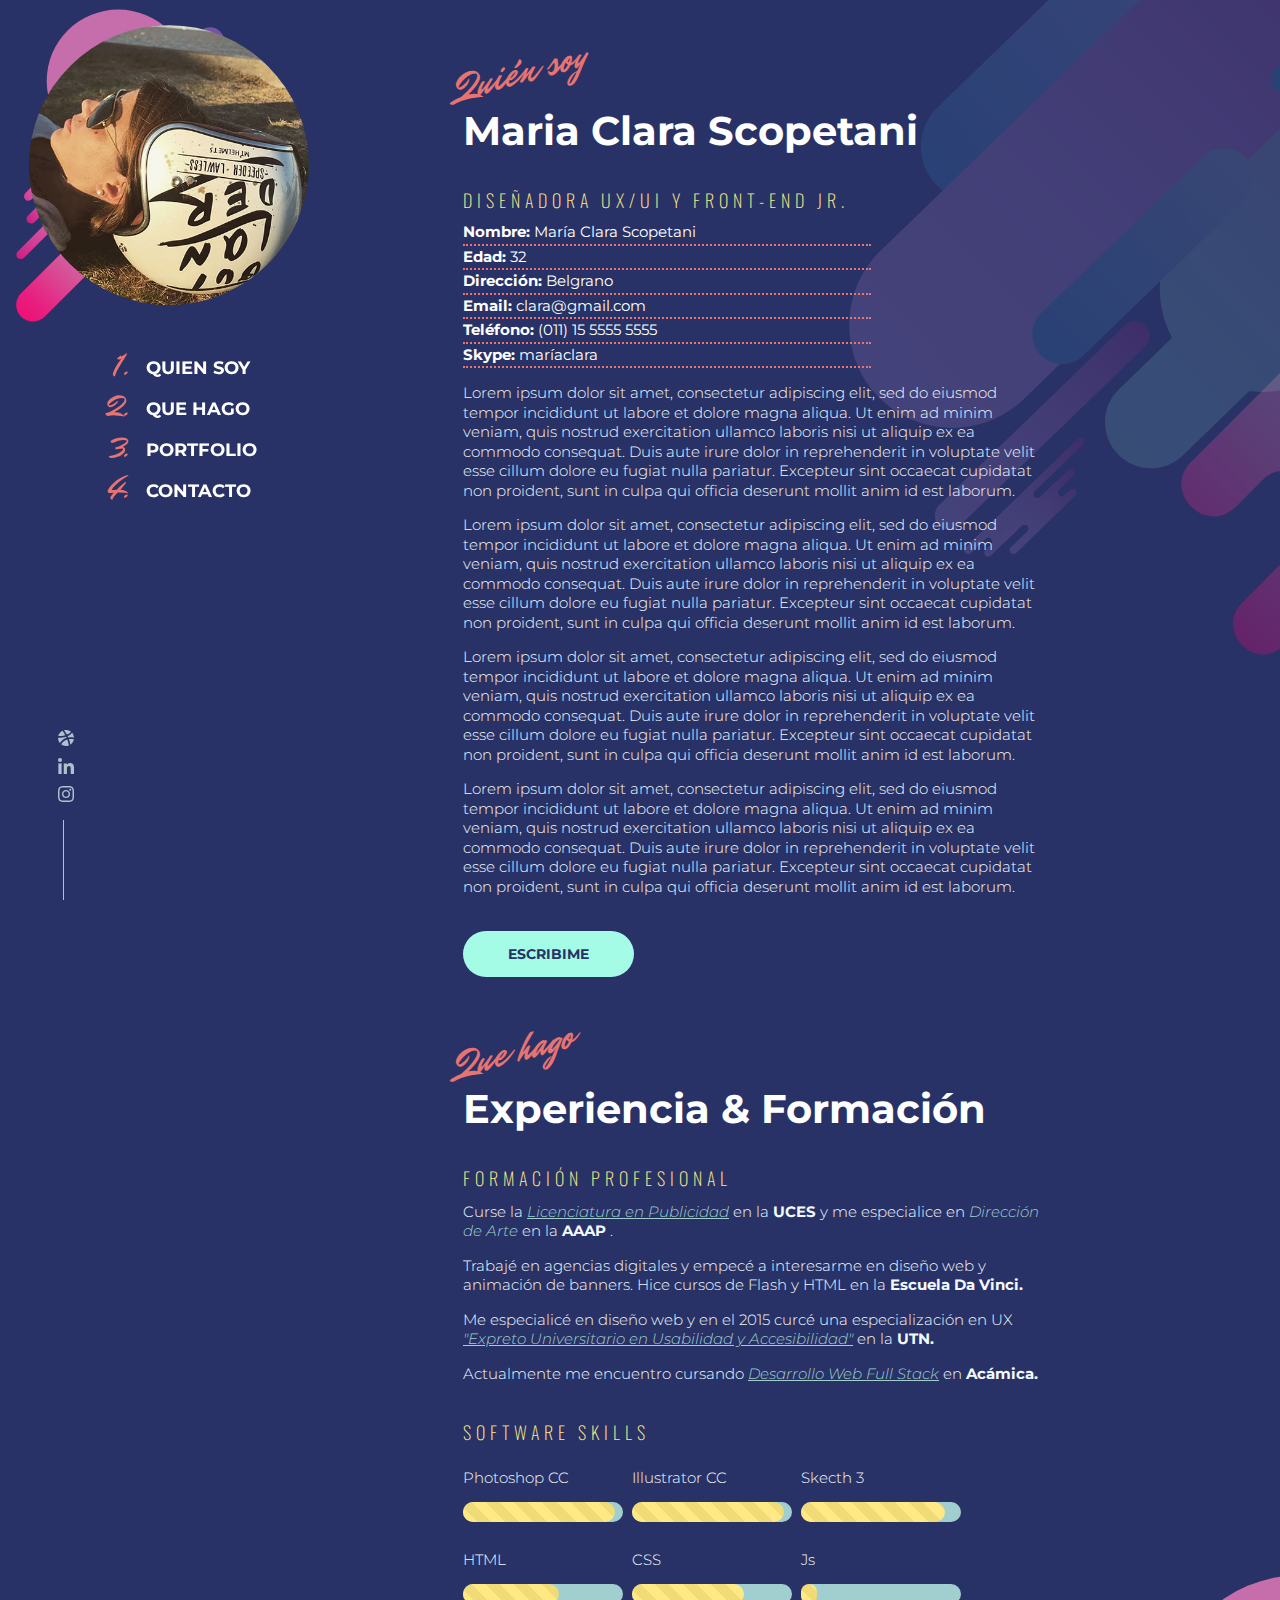
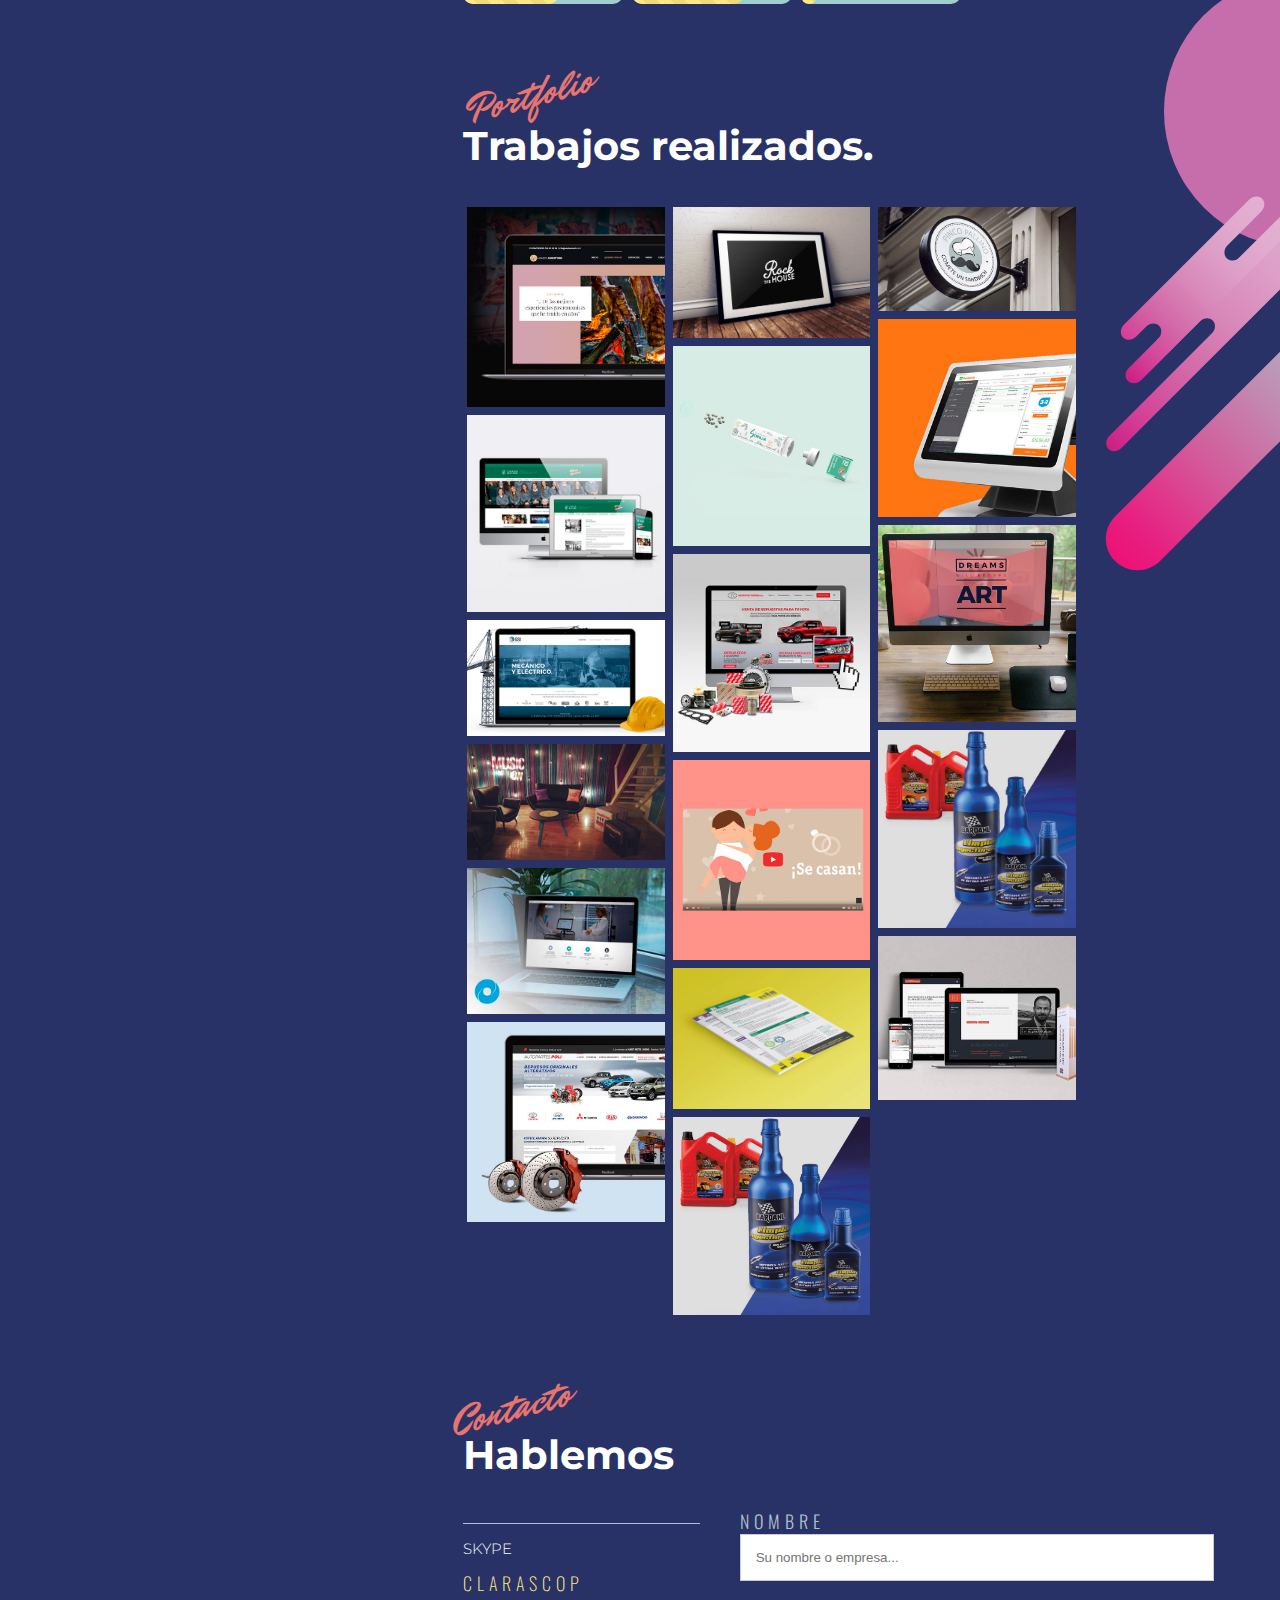
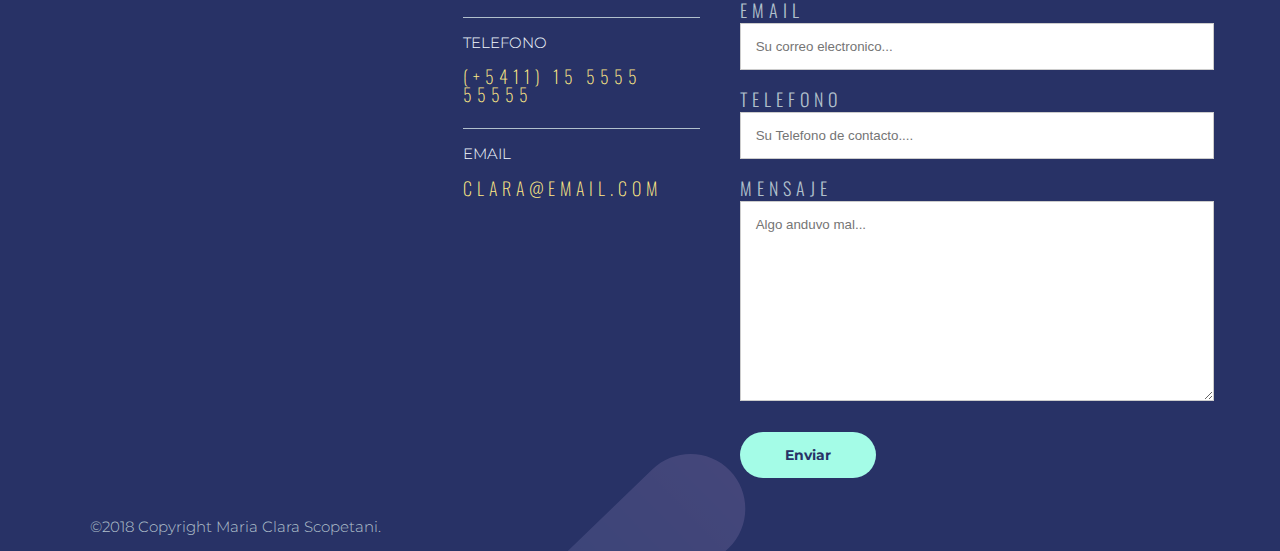
<file: index.html>
<!DOCTYPE html>
<html lang="es">
<head>
  <title>Clara Scopetani - CV</title>
  <meta name="description" content="Clara Scopetani es una diseñadora digital, desarrolladora front end jr. y creativa, vivo en Buenos Aires, Argentina.">
  <meta charset="utf-8">
  <meta name="viewport" content="width=device-width, initial-scale=1">
  <link rel="stylesheet" type="text/css" href="css/style.css">
  <link rel="stylesheet" type="text/css" href="css/style-responsive.css">
  <link rel="stylesheet" type="text/css" href="https://cdnjs.cloudflare.com/ajax/libs/font-awesome/4.7.0/css/font-awesome.min.css">
    

    <script>
      function myFunction() {
        var x = document.getElementById("mobilenav");
        if (x.className === "topnav") {
            x.className += " responsive";
          } else {
            x.className = "topnav";
        }
      }
    </script>

</head>
<body>
  <aside id="sidebar">
    <header>
      <div class="foto-perfil">
        <img src="images/clara-scopetani.jpg">
      </div>
    </header>
    <nav>
        
    <div id="sidenav">
        <ol>
            <li><a href="#quien-soy">Quien Soy</a></li>
            <li><a href="#que-hago">Que Hago</a></li>
            <li><a href="#portfolio">Portfolio</a></li>
            <li><a href="#contacto">Contacto</a></li>
        </ol>
    </div>
        
     <div class="topnav" id="mobilenav">
      <a href="" class="active">MENU</a>
      <a href="#quien-soy">Quien Soy</a>
      <a href="#que-hago">Que Hago</a>
      <a href="#portfolio">Portfolio</a>
      <a href="#contacto">Contacto</a>
      <a href="javascript:void(0);" class="icon" onclick="myFunction()">
        <i class="fa fa-bars"></i>
      </a>
    </div>

    </nav>
  </aside>


  <div id="container">
      <div class="modulo">
        <section id="quien-soy">
        <h1 class="title-section">Quién soy</h1>
        <h2>Maria Clara Scopetani</h2>
          <article>
            <h3>Diseñadora UX/UI y Front-End jr.</h3>
            <ul class="datos">
              <li><strong>Nombre:</strong> María Clara Scopetani</li>
              <li><strong>Edad:</strong> 32</li>
              <li><strong>Dirección:</strong> Belgrano</li>
              <li><strong>Email:</strong> clara@gmail.com</li>
              <li><strong>Teléfono:</strong> (011) 15 5555 5555</li>
              <li><strong>Skype:</strong> maríaclara</li>
            </ul>
            <p>Lorem ipsum dolor sit amet, consectetur adipiscing elit, sed do eiusmod tempor incididunt ut labore et dolore magna aliqua. Ut enim ad minim veniam, quis nostrud exercitation ullamco laboris nisi ut aliquip ex ea commodo consequat. Duis aute irure dolor in reprehenderit in voluptate velit esse cillum dolore eu fugiat nulla pariatur. Excepteur sint occaecat cupidatat non proident, sunt in culpa qui officia deserunt mollit anim id est laborum.</p>
            <p>Lorem ipsum dolor sit amet, consectetur adipiscing elit, sed do eiusmod tempor incididunt ut labore et dolore magna aliqua. Ut enim ad minim veniam, quis nostrud exercitation ullamco laboris nisi ut aliquip ex ea commodo consequat. Duis aute irure dolor in reprehenderit in voluptate velit esse cillum dolore eu fugiat nulla pariatur. Excepteur sint occaecat cupidatat non proident, sunt in culpa qui officia deserunt mollit anim id est laborum.</p>
            <p>Lorem ipsum dolor sit amet, consectetur adipiscing elit, sed do eiusmod tempor incididunt ut labore et dolore magna aliqua. Ut enim ad minim veniam, quis nostrud exercitation ullamco laboris nisi ut aliquip ex ea commodo consequat. Duis aute irure dolor in reprehenderit in voluptate velit esse cillum dolore eu fugiat nulla pariatur. Excepteur sint occaecat cupidatat non proident, sunt in culpa qui officia deserunt mollit anim id est laborum.</p>
            <p>Lorem ipsum dolor sit amet, consectetur adipiscing elit, sed do eiusmod tempor incididunt ut labore et dolore magna aliqua. Ut enim ad minim veniam, quis nostrud exercitation ullamco laboris nisi ut aliquip ex ea commodo consequat. Duis aute irure dolor in reprehenderit in voluptate velit esse cillum dolore eu fugiat nulla pariatur. Excepteur sint occaecat cupidatat non proident, sunt in culpa qui officia deserunt mollit anim id est laborum.</p>
            <a class="button" href="#contacto" target="_parent" title="ir a contacto"><span>ESCRIBIME</span></a>
          </article>
        </section>
      </div>

      <div class="modulo">
        <section id="que-hago">
        <h1 class="title-section">Que hago</h1>
        <h2>Experiencia & Formación</h2>
        <article id="formacion">
          <h3>Formación profesional </h3>
          <p>Curse la <a href="https://www.uces.edu.ar/pdf/380" target="_blank" title="link al programa de la carrera">Licenciatura en Publicidad</a> en la <strong>UCES</strong> y me especialice en <em>Dirección de Arte</em> en la <strong>AAAP </strong>.</p>
          <p>Trabajé en agencias digitales y empecé a interesarme en diseño web y animación de banners. Hice cursos de Flash y HTML en la <strong>Escuela Da Vinci.</strong></p>
          <p>Me especialicé en diseño web y en el 2015 curcé una especialización en UX <a href="https://sceu.frba.utn.edu.ar/course/diplomatura-en-accesibilidad-y-usabilidad/" target="_blank" title="link al programa de la carrera">"Expreto Universitario en Usabilidad y Accesibilidad"</a> en la <strong>UTN.</strong></p>
          <p>Actualmente me encuentro cursando <a href="https://www.acamica.com/desarrollo-web-full-stack" target="_blank" title="link al programa de la carrera">Desarrollo Web Full Stack</a> en <strong>Acámica.</strong></p>
        </article>
        <article>
            <h3>Software Skills</h3>
            <ul class="skills">
              <li><p>Photoshop CC</p> <progress value="95" max="100">95%</progress></li>
              <li><p>Illustrator CC</p> <progress value="95" max="100">95%</progress></li>
              <li><p>Skecth 3</p> <progress value="90" max="100">90%</progress></li>
            </ul>
            <ul class="skills">
              <li><p>HTML</p> <progress value="60" max="100">60%</progress></li>
              <li><p>CSS</p> <progress value="70" max="100">70%</progress></li>
              <li><p>Js</p> <progress value="10" max="100">10%</progress></li>
            </ul>
          </article>
        </section>
      </div>

      <div class="modulo-full">
        <section id="portfolio">
        <h1 class="title-section">Portfolio</h1>
        <h2>Trabajos realizados.</h2>
          <article>
              <!-- Photo Grid -->
              <div class="row">
                <div class="column">
                  <img src="images/proyectos/1.jpg" style="width:100%">
                  <img src="images/proyectos/2.jpg" style="width:100%">
                  <img src="images/proyectos/3.jpg" style="width:100%">
                  <img src="images/proyectos/4.jpg" style="width:100%">
                  <img src="images/proyectos/5.jpg" style="width:100%">
                  <img src="images/proyectos/6.jpg" style="width:100%">
                </div>
                <div class="column">
                  <img src="images/proyectos/8.jpg" style="width:100%">
                  <img src="images/proyectos/9.jpg" style="width:100%">
                  <img src="images/proyectos/10.jpg" style="width:100%">
                  <img src="images/proyectos/11.jpg" style="width:100%">
                  <img src="images/proyectos/12.jpg" style="width:100%">
                  <img src="images/proyectos/13.jpg" style="width:100%">
                </div>
                <div class="column">
                  <img src="images/proyectos/14.jpg" style="width:100%">
                  <img src="images/proyectos/15.jpg" style="width:100%">
                  <img src="images/proyectos/16.jpg" style="width:100%">
                  <img src="images/proyectos/17.jpg" style="width:100%">
                  <img src="images/proyectos/18.jpg" style="width:100%">
                </div>
              </div>
          </article>
        </section>
      </div>

      <div class="modulo-full">
        <section  id="contacto">
        <h1 class="title-section">Contacto</h1>
        <h2>Hablemos</h2>
        <div class="col-left">
          <p>SKYPE</p>
          <h3>clarascop</h3>
          <p>TELEFONO</p>
          <h3><a href="photeto:1550555005">(+5411) 15 5555 55555</a></h3>
          <p>EMAIL</p>
          <h3><a href="mailto:clara@email.com">clara@email.com</a></h3>
        </div>
        <div class="col-right">
          <form action="action_page.php">
            <label for="fname">Nombre</label>
            <input type="text" id="fname" name="firstname" placeholder="Su nombre o empresa...">

            <label for="email">Email</label>
            <input type="text" id="email" name="email" placeholder="Su correo electronico...">

            <label for="telefono">telefono</label>
            <input type="text" id="lname" name="lastname" placeholder="Su Telefono de contacto....">

            <label for="subject">Mensaje</label>
            <textarea id="subject" name="subject" placeholder="Algo anduvo mal..." style="height:200px"></textarea>

            <input class="button" type="submit" value="Enviar">
          </form>
        </div>
        </section>
      </div>
    </div>

    <footer id="footer">
      <div class="button-social">
        <ul>
          <li><a class="social-icons tooltip-right" href="http://plagacreativa.com" target="_blank" title="website PLAGA"><span class="tooltiptext">Website PLAGA</span>
            <svg xmlns="http://www.w3.org/2000/svg" viewBox="0 10 16 16"> <path d="m9.24 19.4c0.744 1.9 1.31 3.93 1.67 5.99-0.887 0.344-1.85 0.54-2.86 0.596-1.84 0-3.54-0.635-4.89-1.69 1.56-2.52 3.55-4.19 6.05-4.9h0.027zm-4.81-8.53c-2.05 1.03-3.55 2.93-4.15 5.2 2.7-0.02 5.03-0.315 6.98-0.89-0.817-1.49-1.74-2.92-2.81-4.31h-0.022zm8.45 0.8c-1.35-1.08-3.07-1.68-4.86-1.68-0.676 0-1.33 0.093-1.96 0.252 1.06 1.43 2.02 2.86 2.86 4.37 1.65-0.693 3.03-1.64 3.98-2.94h-0.025zm-4.28 6.18c-0.17-0.388-0.35-0.77-0.537-1.15-2.24 0.7-4.9 1.06-8 1.06l-0.02 0.21c0 1.9 0.713 3.69 1.9 5.09 1.7-2.59 3.91-4.37 6.65-5.2v-0.005zm2.3 1.2c0.676 1.79 1.19 3.69 1.55 5.6 1.81-1.21 3.09-3.15 3.44-5.38-1.82-0.338-3.46-0.456-5.01-0.212h0.022zm-1.23-2.93c0.218 0.478 0.45 0.9 0.57 1.3 1.73-0.3 3.64-0.28 5.71 0.06-0.1-1.78-0.78-3.41-1.86-4.69-1.1 1.38-2.61 2.57-4.4 3.33l-0.02 0.007z"></path> </svg> </a></li>
          <li><a class="social-icons tooltip-right"  href="https://ar.linkedin.com/company/plaga-creativa" target="_blank" title="Linkedin PLAGA"><span class="tooltiptext">Linkedin PLAGA</span>
            <svg xmlns="http://www.w3.org/2000/svg" width="16" height="16" viewBox="0 10 16 16"><path d="M.375 15.4h3.25V26H.375V15.4z"></path><ellipse cx="2" cy="12" rx="2" ry="2"></ellipse><path d="M16 26h-3.28v-5.58c0-1.53-.582-2.39-1.79-2.39-1.32 0-2.01.89-2.01 2.37v5.58H5.76v-10.6h3.16v1.43s.95-1.76 3.21-1.76 3.88 1.38 3.88 4.25-.003 6.71.032 6.71h-.035z"></path></svg></a></li>
          <li><a class="social-icons tooltip-right" href="http://instagram.com/plagacreativa" target="_blank" title="Instagram PLAGA"><span class="tooltiptext">Instagram PLAGA</span>
            <svg xmlns="http://www.w3.org/2000/svg" width="16" height="16"> <path d="M8 1.44c2.14 0 2.39.01 3.23.048.78.035 1.2.166 1.48.275.374.145.64.318.92.598s.454.55.6.92c.108.29.24.71.274 1.49.04.85.05 1.1.05 3.23s-.01 2.39-.048 3.23c-.035.78-.166 1.2-.275 1.48-.14.38-.31.64-.6.92-.27.28-.54.46-.92.6-.28.11-.7.24-1.48.28-.84.04-1.1.05-3.23.05-2.14 0-2.39-.01-3.23-.05-.78-.03-1.2-.16-1.48-.27-.37-.14-.64-.32-.92-.6-.28-.28-.45-.54-.59-.92-.11-.28-.24-.7-.27-1.48-.04-.84-.05-1.1-.05-3.23s.01-2.39.05-3.23c.036-.78.167-1.2.276-1.49.146-.37.32-.64.6-.92s.546-.45.92-.6c.28-.11.706-.24 1.49-.27.844-.04 1.1-.05 3.23-.05M8.006 0c-2.17 0-2.44.01-3.3.047-.85.04-1.43.174-1.94.372-.526.2-.97.47-1.42.92s-.716.89-.92 1.42C.225 3.27.09 3.85.05 4.7.012 5.555.004 5.82.004 8s.01 2.44.048 3.3c.04.85.174 1.43.372 1.94.205.527.478.974.923 1.42s.89.72 1.42.924c.51.197 1.09.333 1.94.372.853.04 1.12.048 3.3.048s2.44-.01 3.3-.048c.85-.04 1.43-.175 1.94-.372.526-.204.973-.48 1.42-.923s.72-.89.923-1.42c.198-.51.334-1.09.373-1.94.04-.85.048-1.13.048-3.3s-.01-2.44-.04-3.3c-.04-.85-.17-1.43-.37-1.94-.2-.52-.48-.97-.92-1.42s-.89-.71-1.42-.92c-.51-.2-1.09-.33-1.94-.37C10.458.01 10.18 0 8.01 0zm0 3.89c-2.27 0-4.11 1.84-4.11 4.11s1.84 4.11 4.11 4.11 4.11-1.84 4.11-4.11-1.84-4.11-4.11-4.11zm0 6.78c-1.47 0-2.67-1.19-2.67-2.67s1.19-2.67 2.67-2.67 2.67 1.19 2.67 2.67-1.19 2.67-2.67 2.67zm5.23-6.94c0 .53-.43.96-.96.96s-.96-.43-.96-.96.43-.96.96-.96.96.43.96.96z"></path></svg></a></li>
          </ul>
      </div>
      <p class="copyright"> ©2018 Copyright Maria Clara Scopetani.</p>
    </footer>
  </body>
</html>
</file>
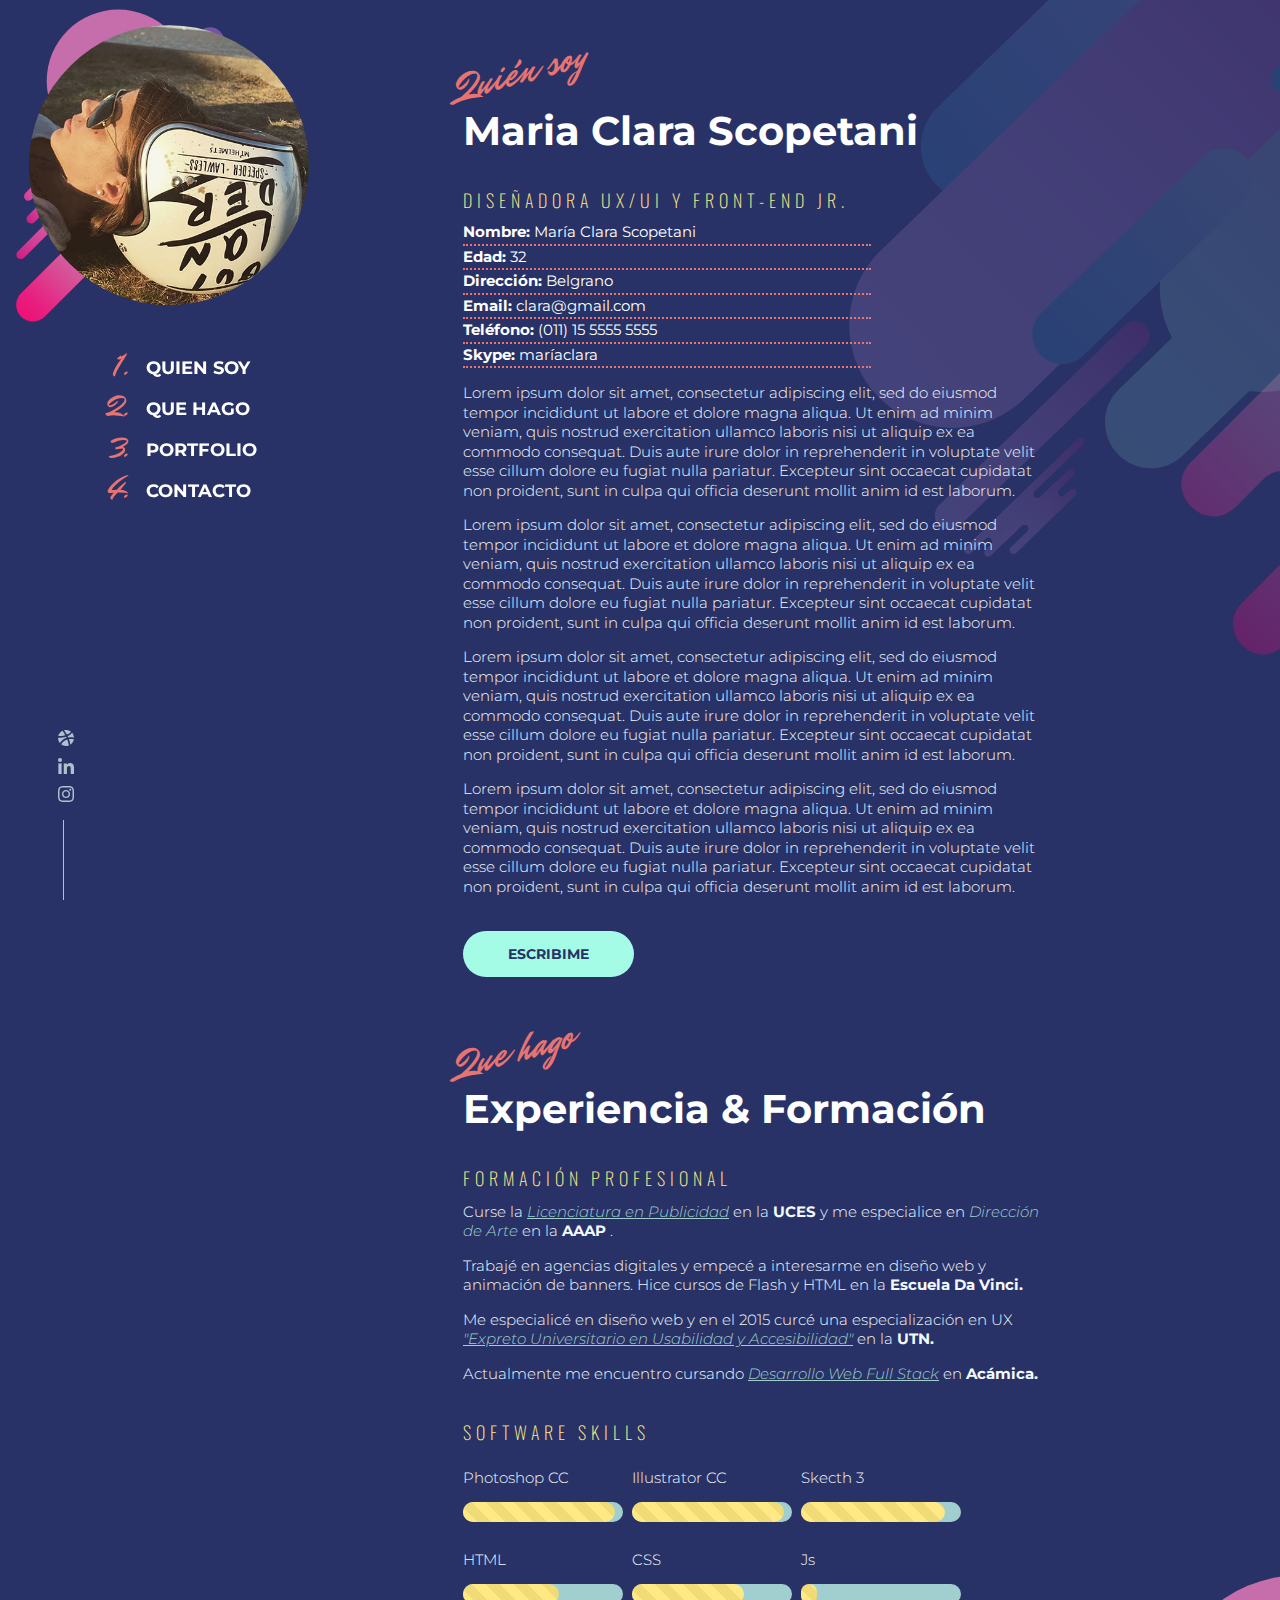
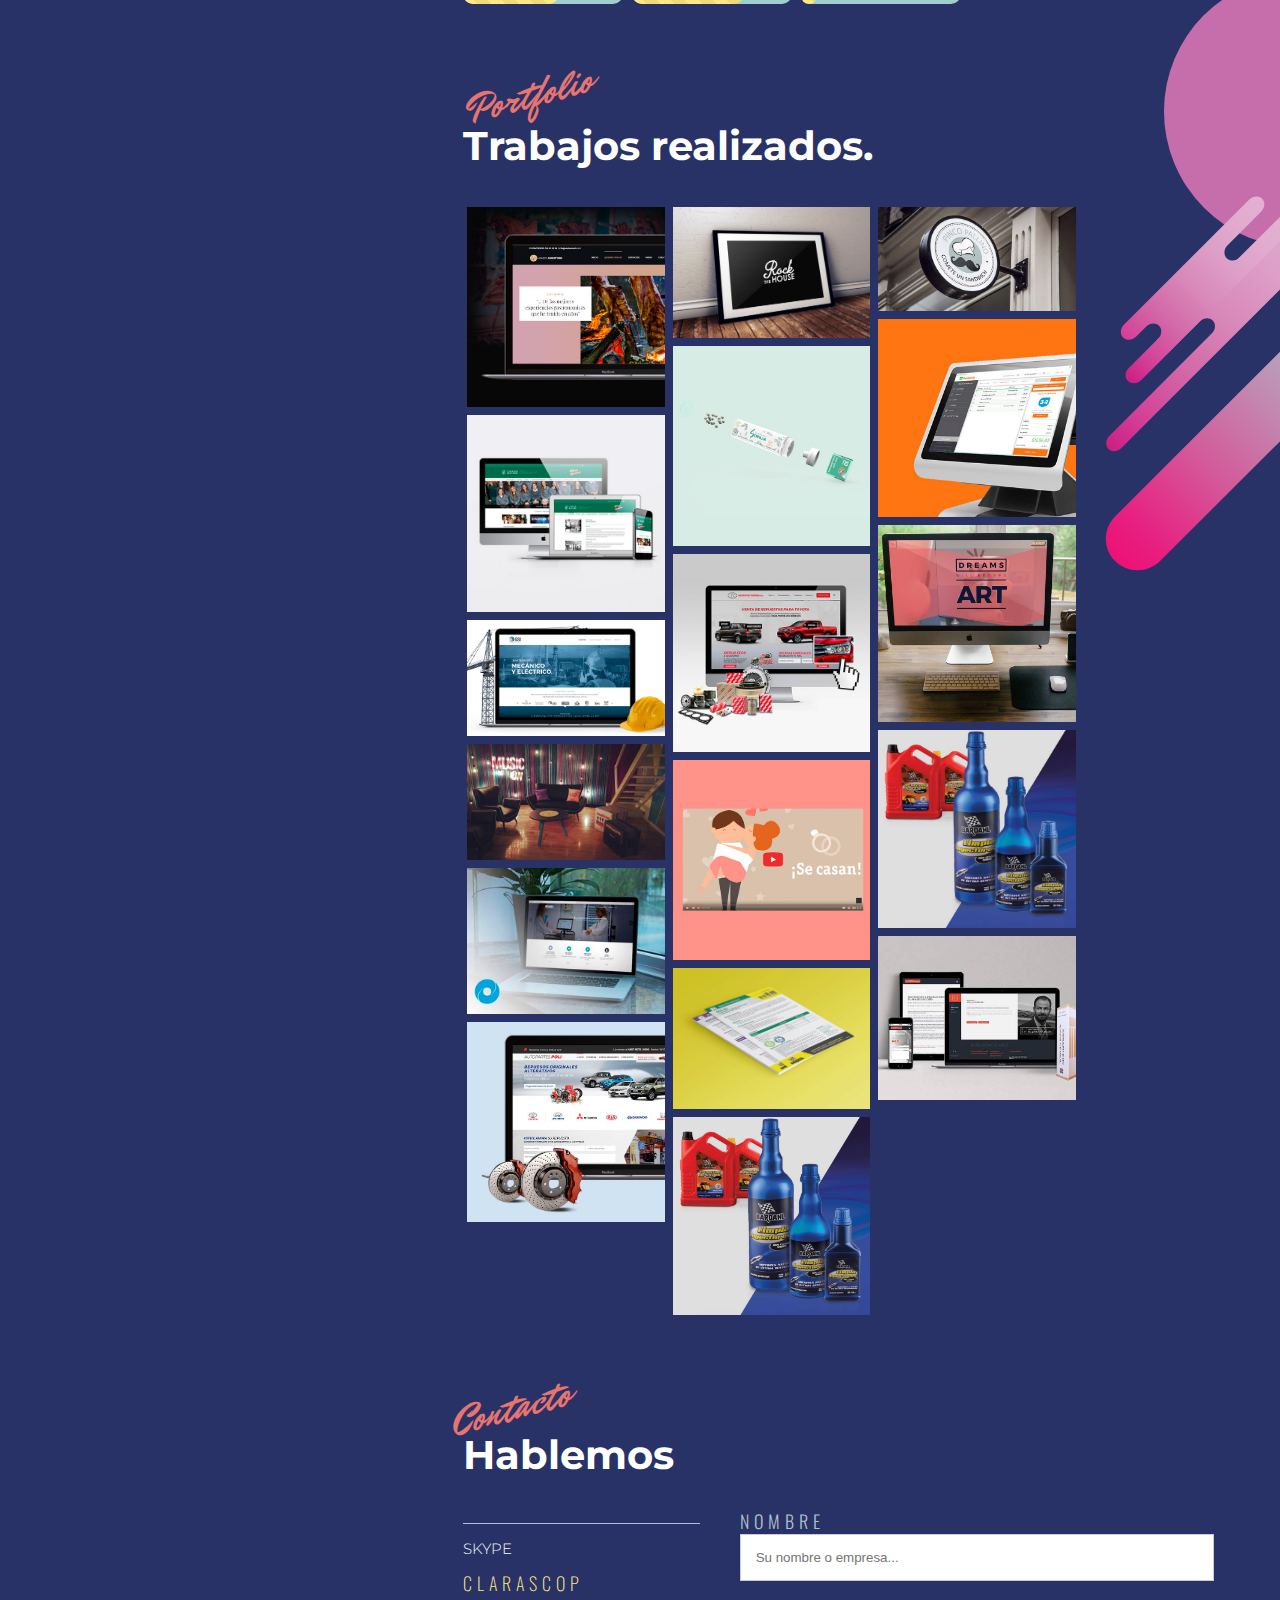
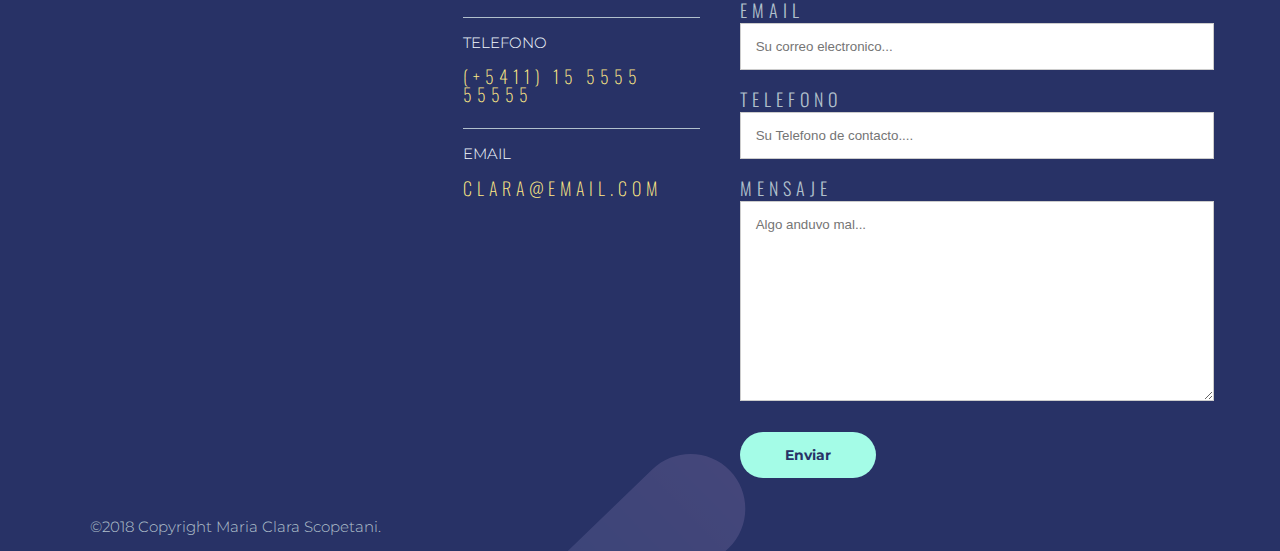
<file: index-new.html>
<!DOCTYPE html>
<html lang="es">
<head>
  <title>Clara Scopetani - CV</title>
  <meta name="description" content="Clara Scopetani es una diseñadora digital, desarrolladora front end jr. y creativa, vivo en Buenos Aires, Argentina.">
  <meta charset="utf-8">
  <meta name="viewport" content="width=device-width, initial-scale=1">
  <link rel="stylesheet" type="text/css" href="css/style.css">
  <link rel="stylesheet" type="text/css" href="css/style-responsive.css">
  <link rel="stylesheet" type="text/css" href="https://cdnjs.cloudflare.com/ajax/libs/font-awesome/4.7.0/css/font-awesome.min.css">
</head>
<body>
  <aside id="sidebar">
    <header>
      <div class="foto-perfil">
        <img src="images/clara-scopetani.jpg">
      </div>
    </header>
    <nav>
        
    <div id="sidenav">
        <ol>
            <li><a href="#quien-soy">Quien Soy</a></li>
            <li><a href="#que-hago">Que Hago</a></li>
            <li><a href="#portfolio">Portfolio</a></li>
            <li><a href="#contacto">Contacto</a></li>
        </ol>
    </div>
        
     <div class="topnav" id="mobilenav">
      <a href="" class="active">MENU</a>
      <a href="#quien-soy">Quien Soy</a>
      <a href="#que-hago">Que Hago</a>
      <a href="#portfolio">Portfolio</a>
      <a href="#contacto">Contacto</a>
      <a href="javascript:void(0);" class="icon" onclick="myFunction()">
        <i class="fa fa-bars"></i>
      </a>
    </div>

    </nav>
  </aside>


  <div id="container">
      <div class="modulo">
        <section id="quien-soy">
        <h1 class="title-section">Quién soy</h1>
        <h2>Maria Clara Scopetani</h2>
          <article>
            <h3>Diseñadora UX/UI y Front-End jr.</h3>
            <ul class="datos">
              <li><strong>Nombre:</strong> María Clara Scopetani</li>
              <li><strong>Edad:</strong> 32</li>
              <li><strong>Dirección:</strong> Belgrano</li>
              <li><strong>Email:</strong> clara@gmail.com</li>
              <li><strong>Teléfono:</strong> (011) 15 5555 5555</li>
              <li><strong>Skype:</strong> maríaclara</li>
            </ul>
            <p>Lorem ipsum dolor sit amet, consectetur adipiscing elit, sed do eiusmod tempor incididunt ut labore et dolore magna aliqua. Ut enim ad minim veniam, quis nostrud exercitation ullamco laboris nisi ut aliquip ex ea commodo consequat. Duis aute irure dolor in reprehenderit in voluptate velit esse cillum dolore eu fugiat nulla pariatur. Excepteur sint occaecat cupidatat non proident, sunt in culpa qui officia deserunt mollit anim id est laborum.</p>
            <p>Lorem ipsum dolor sit amet, consectetur adipiscing elit, sed do eiusmod tempor incididunt ut labore et dolore magna aliqua. Ut enim ad minim veniam, quis nostrud exercitation ullamco laboris nisi ut aliquip ex ea commodo consequat. Duis aute irure dolor in reprehenderit in voluptate velit esse cillum dolore eu fugiat nulla pariatur. Excepteur sint occaecat cupidatat non proident, sunt in culpa qui officia deserunt mollit anim id est laborum.</p>
            <p>Lorem ipsum dolor sit amet, consectetur adipiscing elit, sed do eiusmod tempor incididunt ut labore et dolore magna aliqua. Ut enim ad minim veniam, quis nostrud exercitation ullamco laboris nisi ut aliquip ex ea commodo consequat. Duis aute irure dolor in reprehenderit in voluptate velit esse cillum dolore eu fugiat nulla pariatur. Excepteur sint occaecat cupidatat non proident, sunt in culpa qui officia deserunt mollit anim id est laborum.</p>
            <p>Lorem ipsum dolor sit amet, consectetur adipiscing elit, sed do eiusmod tempor incididunt ut labore et dolore magna aliqua. Ut enim ad minim veniam, quis nostrud exercitation ullamco laboris nisi ut aliquip ex ea commodo consequat. Duis aute irure dolor in reprehenderit in voluptate velit esse cillum dolore eu fugiat nulla pariatur. Excepteur sint occaecat cupidatat non proident, sunt in culpa qui officia deserunt mollit anim id est laborum.</p>
            <a class="button" href="#contacto" target="_parent" title="ir a contacto"><span>ESCRIBIME</span></a>
          </article>
        </section>
      </div>

      <div class="modulo">
        <section id="que-hago">
        <h1 class="title-section">Que hago</h1>
        <h2>Experiencia & Formación</h2>
        <article id="formacion">
          <h3>Formación profesional </h3>
          <p>Curse la <a href="https://www.uces.edu.ar/pdf/380" target="_blank" title="link al programa de la carrera">Licenciatura en Publicidad</a> en la <strong>UCES</strong> y me especialice en <em>Dirección de Arte</em> en la <strong>AAAP </strong>.</p>
          <p>Trabajé en agencias digitales y empecé a interesarme en diseño web y animación de banners. Hice cursos de Flash y HTML en la <strong>Escuela Da Vinci.</strong></p>
          <p>Me especialicé en diseño web y en el 2015 curcé una especialización en UX <a href="https://sceu.frba.utn.edu.ar/course/diplomatura-en-accesibilidad-y-usabilidad/" target="_blank" title="link al programa de la carrera">"Expreto Universitario en Usabilidad y Accesibilidad"</a> en la <strong>UTN.</strong></p>
          <p>Actualmente me encuentro cursando <a href="https://www.acamica.com/desarrollo-web-full-stack" target="_blank" title="link al programa de la carrera">Desarrollo Web Full Stack</a> en <strong>Acámica.</strong></p>
        </article>
        <article>
            <h3>Software Skills</h3>
            <ul class="skills">
              <li><p>Photoshop CC</p> <progress value="95" max="100">95%</progress></li>
              <li><p>Illustrator CC</p> <progress value="95" max="100">95%</progress></li>
              <li><p>Skecth 3</p> <progress value="90" max="100">90%</progress></li>
            </ul>
            <ul class="skills">
              <li><p>HTML</p> <progress value="60" max="100">60%</progress></li>
              <li><p>CSS</p> <progress value="70" max="100">70%</progress></li>
              <li><p>Js</p> <progress value="10" max="100">10%</progress></li>
            </ul>
          </article>
        </section>
      </div>

      <div class="modulo-full">
        <section id="portfolio">
        <h1 class="title-section">Portfolio</h1>
        <h2>Trabajos realizados.</h2>
          <article>
              <!-- Photo Grid -->
              <div class="row">
                <div class="column">
                  <img src="images/proyectos/1.jpg" style="width:100%">
                  <img src="images/proyectos/2.jpg" style="width:100%">
                  <img src="images/proyectos/3.jpg" style="width:100%">
                  <img src="images/proyectos/4.jpg" style="width:100%">
                  <img src="images/proyectos/5.jpg" style="width:100%">
                  <img src="images/proyectos/6.jpg" style="width:100%">
                </div>
                <div class="column">
                  <img src="images/proyectos/8.jpg" style="width:100%">
                  <img src="images/proyectos/9.jpg" style="width:100%">
                  <img src="images/proyectos/10.jpg" style="width:100%">
                  <img src="images/proyectos/11.jpg" style="width:100%">
                  <img src="images/proyectos/12.jpg" style="width:100%">
                  <img src="images/proyectos/13.jpg" style="width:100%">
                </div>
                <div class="column">
                  <img src="images/proyectos/14.jpg" style="width:100%">
                  <img src="images/proyectos/15.jpg" style="width:100%">
                  <img src="images/proyectos/16.jpg" style="width:100%">
                  <img src="images/proyectos/17.jpg" style="width:100%">
                  <img src="images/proyectos/18.jpg" style="width:100%">
                </div>
              </div>
          </article>
        </section>
      </div>

      <div class="modulo-full">
        <section  id="contacto">
        <h1 class="title-section">Contacto</h1>
        <h2>Hablemos</h2>
        <div class="col-left">
          <p>SKYPE</p>
          <h3>clarascop</h3>
          <p>TELEFONO</p>
          <h3><a href="photeto:1550555005">(+5411) 15 5555 55555</a></h3>
          <p>EMAIL</p>
          <h3><a href="mailto:clara@email.com">clara@email.com</a></h3>
        </div>
        <div class="col-right">
          <form action="action_page.php">
            <label for="fname">Nombre</label>
            <input type="text" id="fname" name="firstname" placeholder="Su nombre o empresa...">

            <label for="email">Email</label>
            <input type="text" id="email" name="email" placeholder="Su correo electronico...">

            <label for="telefono">telefono</label>
            <input type="text" id="lname" name="lastname" placeholder="Su Telefono de contacto....">

            <label for="subject">Mensaje</label>
            <textarea id="subject" name="subject" placeholder="Algo anduvo mal..." style="height:200px"></textarea>

            <input class="button" type="submit" value="Enviar">
          </form>
        </div>
        </section>
      </div>
    </div>

    <footer id="footer">
      <div class="button-social">
        <ul>
          <li><a class="social-icons tooltip-right" href="http://plagacreativa.com" target="_blank" title="website PLAGA"><span class="tooltiptext">Website PLAGA</span>
            <svg xmlns="http://www.w3.org/2000/svg" viewBox="0 10 16 16"> <path d="m9.24 19.4c0.744 1.9 1.31 3.93 1.67 5.99-0.887 0.344-1.85 0.54-2.86 0.596-1.84 0-3.54-0.635-4.89-1.69 1.56-2.52 3.55-4.19 6.05-4.9h0.027zm-4.81-8.53c-2.05 1.03-3.55 2.93-4.15 5.2 2.7-0.02 5.03-0.315 6.98-0.89-0.817-1.49-1.74-2.92-2.81-4.31h-0.022zm8.45 0.8c-1.35-1.08-3.07-1.68-4.86-1.68-0.676 0-1.33 0.093-1.96 0.252 1.06 1.43 2.02 2.86 2.86 4.37 1.65-0.693 3.03-1.64 3.98-2.94h-0.025zm-4.28 6.18c-0.17-0.388-0.35-0.77-0.537-1.15-2.24 0.7-4.9 1.06-8 1.06l-0.02 0.21c0 1.9 0.713 3.69 1.9 5.09 1.7-2.59 3.91-4.37 6.65-5.2v-0.005zm2.3 1.2c0.676 1.79 1.19 3.69 1.55 5.6 1.81-1.21 3.09-3.15 3.44-5.38-1.82-0.338-3.46-0.456-5.01-0.212h0.022zm-1.23-2.93c0.218 0.478 0.45 0.9 0.57 1.3 1.73-0.3 3.64-0.28 5.71 0.06-0.1-1.78-0.78-3.41-1.86-4.69-1.1 1.38-2.61 2.57-4.4 3.33l-0.02 0.007z"></path> </svg> </a></li>
          <li><a class="social-icons tooltip-right"  href="https://ar.linkedin.com/company/plaga-creativa" target="_blank" title="Linkedin PLAGA"><span class="tooltiptext">Linkedin PLAGA</span>
            <svg xmlns="http://www.w3.org/2000/svg" width="16" height="16" viewBox="0 10 16 16"><path d="M.375 15.4h3.25V26H.375V15.4z"></path><ellipse cx="2" cy="12" rx="2" ry="2"></ellipse><path d="M16 26h-3.28v-5.58c0-1.53-.582-2.39-1.79-2.39-1.32 0-2.01.89-2.01 2.37v5.58H5.76v-10.6h3.16v1.43s.95-1.76 3.21-1.76 3.88 1.38 3.88 4.25-.003 6.71.032 6.71h-.035z"></path></svg></a></li>
          <li><a class="social-icons tooltip-right" href="http://instagram.com/plagacreativa" target="_blank" title="Instagram PLAGA"><span class="tooltiptext">Instagram PLAGA</span>
            <svg xmlns="http://www.w3.org/2000/svg" width="16" height="16"> <path d="M8 1.44c2.14 0 2.39.01 3.23.048.78.035 1.2.166 1.48.275.374.145.64.318.92.598s.454.55.6.92c.108.29.24.71.274 1.49.04.85.05 1.1.05 3.23s-.01 2.39-.048 3.23c-.035.78-.166 1.2-.275 1.48-.14.38-.31.64-.6.92-.27.28-.54.46-.92.6-.28.11-.7.24-1.48.28-.84.04-1.1.05-3.23.05-2.14 0-2.39-.01-3.23-.05-.78-.03-1.2-.16-1.48-.27-.37-.14-.64-.32-.92-.6-.28-.28-.45-.54-.59-.92-.11-.28-.24-.7-.27-1.48-.04-.84-.05-1.1-.05-3.23s.01-2.39.05-3.23c.036-.78.167-1.2.276-1.49.146-.37.32-.64.6-.92s.546-.45.92-.6c.28-.11.706-.24 1.49-.27.844-.04 1.1-.05 3.23-.05M8.006 0c-2.17 0-2.44.01-3.3.047-.85.04-1.43.174-1.94.372-.526.2-.97.47-1.42.92s-.716.89-.92 1.42C.225 3.27.09 3.85.05 4.7.012 5.555.004 5.82.004 8s.01 2.44.048 3.3c.04.85.174 1.43.372 1.94.205.527.478.974.923 1.42s.89.72 1.42.924c.51.197 1.09.333 1.94.372.853.04 1.12.048 3.3.048s2.44-.01 3.3-.048c.85-.04 1.43-.175 1.94-.372.526-.204.973-.48 1.42-.923s.72-.89.923-1.42c.198-.51.334-1.09.373-1.94.04-.85.048-1.13.048-3.3s-.01-2.44-.04-3.3c-.04-.85-.17-1.43-.37-1.94-.2-.52-.48-.97-.92-1.42s-.89-.71-1.42-.92c-.51-.2-1.09-.33-1.94-.37C10.458.01 10.18 0 8.01 0zm0 3.89c-2.27 0-4.11 1.84-4.11 4.11s1.84 4.11 4.11 4.11 4.11-1.84 4.11-4.11-1.84-4.11-4.11-4.11zm0 6.78c-1.47 0-2.67-1.19-2.67-2.67s1.19-2.67 2.67-2.67 2.67 1.19 2.67 2.67-1.19 2.67-2.67 2.67zm5.23-6.94c0 .53-.43.96-.96.96s-.96-.43-.96-.96.43-.96.96-.96.96.43.96.96z"></path></svg></a></li>
          </ul>
      </div>
      <p class="copyright"> ©2018 Copyright Maria Clara Scopetani.</p>
    </footer>
  </body>
</html>
</file>
<file: css/style.css>
@import url('https://fonts.googleapis.com/css?family=Montserrat:400,700|Mr+Dafoe|Oswald:300');

/**** COLORES ****/

:root {
  --rosa: #e77470;
  --amarillo: #ffe985;
  --celeste: #a1cfcf;
  --azul: #283266;
  --cyan: #A4FCE7;
  --gris: #B1C0CC;
}

/**** LAYOUT ****/

body {
  background-color: var(--azul);
  background-image: url(../images/main-background.svg), url(../images/main-background.svg), url(../images/formas.svg);
  background-repeat: no-repeat;
  background-position-x: 800px, 150px, 140%;
  background-position-y: -10%, 140%, 50%;
  background-size: 100%, 100%, 40%;
  padding: 0;
  margin:0 ;
}

aside#sidebar {
  float: left;
  width:30%;
  margin-right: 5%;
  position: fixed;
}

#container {
  float: right;
  width: 65%;
  overflow-y: scroll;
  scroll-behavior: smooth;
  margin-bottom: 3%;
}

section {
  margin: 2% auto;
}

.modulo {
  margin: 15px 15px;
  width: 70%;
}

.modulo-full {
  margin:15px 15px;
  width: 95%;
  clear:both;
}

nav {
  scroll-behavior: smooth;
  margin: -5% 0 0 25%;
}

nav ol{
  font-family: "Mr Dafoe",sans-serif;
  color: var(--rosa);
  font-size: 30px;
  font-weight: normal;
}

nav li {
  padding-left: 10px;
  border-bottom: 0 solid var(--rosa);
}

nav li a {
  color:white;
  text-decoration: none;
  font-family: "Montserrat", sans-sans-serif;
  font-weight: 700;
  font-size: 18px;
  text-transform: uppercase;
}

nav li:hover {
  margin-bottom: 5%;
  border-bottom: 4px solid var(--rosa);
  transition: .5s;
  display: block;

}

nav li:active {
  background-color: var(--amarillo);
  color:var(--azul);
  margin-right: 50%;
  transition: .3s;
}

#mobilenav {display: none;}


/**** FOOTER ****/

footer {
  clear: both;
  width: 80%;
  font-size: 11px;
  line-height: 1em;
  margin: 1% 7%;
}

footer p {color:var(--gris);}

/**** TITULOS ****/

h1  {
  font-family: "Mr Dafoe",sans-serif;
  color: var(--rosa);
  font-size: 40px;
  line-height: 1em;
  font-weight: normal;
  margin-top: -4%;
}

h2 {
  color:white;
  font-family: "Montserrat",sans-serif;
  font-weight: 700;
  font-size: 40px;
  line-height: 1em;

}

h3 {
  font-family: "Oswald",sans-serif;
  color: var(--amarillo);
  letter-spacing: 5px;
  text-transform: uppercase;
  font-size: 18px;
  line-height: 1em;
  font-weight: 200;
  margin-top: 40px;
  margin-bottom: 10px;
}

p {
  color: #f3faff;
  font-family: "Montserrat",sans-serif;
  font-weight: 300;
  font-size:15px;
  line-height:1.3em;
  text-align: left;
}

#portfolio .title-section {
  margin-bottom: 4%;
  margin-left: 0;
}

#portfolio h3 {
  margin-top: 0px;
  margin-bottom: 20px;
}

/**** BOTONES ***/

.button {
  background-color: var(--cyan);
  color: var(--azul);
  -moz-border-radius: 40px;
  -webkit-border-radius: 40px;
  border-radius: 40px;
  border: none;
  display: inline-block;
  cursor: pointer;
  padding: 14px 45px;
  font-family: "Montserrat",sans-serif;
  font-size: 14px;
  text-decoration: none;
  font-weight: 700;
  transition: all 0.5s;
  margin-top: 20px;
}

.button:hover {
  background-color: var(--amarillo);
}

.button span {
  cursor: pointer;
  display: inline-block;
  position: relative;
  transition: 0.5s;
}

.button span:after {
  content: '\00bb';
  position: absolute;
  opacity: 0;
  top: 0;
  right: -20px;
  transition: 0.5s;
}

.button:hover span {
  padding-right: 25px;
}

.button:hover span:after {
  opacity: 1;
  right: 0;
}

/**** LISTAS ****/

ul.datos {
  padding: 0;
  width: 70%;
  margin: 2% 0;
}

ul.datos li {
  list-style: none;
  border-bottom: 2px dotted var(--rosa);
  line-height: 1.5em;
  color: white;
  font-family: "Montserrat", sans-serif;
  font-size: 15px;
}

ul.skills {
  padding: 0;
  width: 100%;
  margin:2% 0;
}

ul.skills li {
  list-style: none;
  display: inline-block;
  margin-right: 5px;
}

.title-section {
  -ms-transform: rotate(-15deg);
  -webkit-transform: rotate(-15deg);
  transform: rotate(-15deg);
  padding-bottom: 8%;
  margin-left: -2%;
}


/**** LINKS ****/

#formacion a,em {
  color: var(--celeste);
  font-style: italic;
}

#formacion a {
  position: relative;
  display: inline-block;
}

#formacion a[title]:hover:after {
  background-color: var(--rosa);
  font-size: 12px;
  color: white;
  content: attr(title);
  position: absolute;
  top: 100%;
  margin-top: 2px;
  left: 0;
  padding: 5px;
}

#formacion strong {
  font-weight: 700;
}

    /* SOCIAL */

    .button-social {
      position: fixed;
      left: 4.5%;
      bottom: 0;
      width: 16px;
    }

    .button-social ul {
      list-style: none;
      padding-left: 0;
    }

    .button-social li {
      margin: 0 auto;
      padding: 5px 0;
      text-align: center;
      white-space: nowrap;
      width: 16px;
    }

    .social-icons:hover {
      margin-left: 50%;
      -webkit-transition: 0.5s; /* For Safari 3.1 to 6.0 */
      transition: 0.5s;
      transition-timing-function: ease-in-out;
    }

    .tooltip-right {
        position: relative;
        display: inline-block;
    }

    .tooltip-right .tooltiptext {
      visibility: hidden;
      position: absolute;
      background-color: var(--amarillo);
      color: var(--azul);
      font-family: "Montserrat", sans-serif;
      font-size:13px;
      text-align: center;
      padding: 5px 10px;
      border-radius: 6px;
      opacity: 0;
      transition: opacity 0.3s;
      top:-5px;
    }

    .tooltip-right .tooltiptext::after {
      content: "";
      position: absolute;
      top: 3px;
      left: -14px;
      border-width: 8px;
      border-style: solid;
      border-color: transparent transparent var(--amarillo) transparent;
      -ms-transform: rotate(-90deg); /* IE 9 */
      -webkit-transform: rotate(-90deg); /* Safari 3-8 */
      transform: rotate(-90deg);
    }

    .tooltip-right:hover .tooltiptext {
      visibility: visible;
      opacity: 1;
      left:200%;
    }

    .button-social svg {
      height: 16px;
      width: 16px;
      fill: var(--gris);
      overflow: hidden;
    }

    .button-social:after {
      content: "";
      height: 80px;
      width: 1px;
      background-color: var(--gris);
      display: block;
      margin: 10px 0 0 5px;
      left: 4.5%;
    }

/**** PROGRESS BAR ****/
progress {
  border: 0;
  height: 20px;
  border-radius: 20px;
}

progress::-webkit-progress-bar {
/* style rules */
  border: 0;
  height: 20px;
  border-radius: 20px;
  background-color: var(--celeste);
}
progress::-webkit-progress-value {
  /* style rules */
  border: 0;
  height: 20px;
  border-radius: 20px;
  background: repeating-linear-gradient(
    45deg,
    #ffe985,
    #ffe985 10px,
    #f1db77 10px,
    #f1db77 20px);
}

/**** FOTO ****/
.foto-perfil {
  margin: 0 auto;
}

.foto-perfil img{
  clip-path: circle(45% at center);
  margin:3%;
  padding: 0 1% 0 1%;
  width:80%;
}

.foto-perfil {
  background-image: url(../images/formas.svg);
  background-repeat: no-repeat;
  background-position: 0px;
}


/*** GALERIA ****/

.row {
    display: -ms-flexbox; /* IE10 */
    display: flex;
    -ms-flex-wrap: wrap; /* IE10 */
    flex-wrap: wrap;
    padding: 0;
}

/* Create four equal columns that sits next to each other */
.column {
    -ms-flex: 25%; /* IE10 */
    flex: 25%;
    max-width: 25%;
    padding: 0 4px;
}

.column img {
    margin-top: 8px;
    vertical-align: middle;
}

/* Responsive layout - makes a two column-layout instead of four columns */
@media screen and (max-width: 800px) {
    .column {
        -ms-flex: 50%;
        flex: 50%;
        max-width: 50%;
    }
}

/* Responsive layout - makes the two columns stack on top of each other instead of next to each other */
@media screen and (max-width: 700px) {
    .column {
        -ms-flex: 100%;
        flex: 100%;
        max-width: 100%;
    }
}

/**** FORMULARIO */

div.col-left {
  width: 30%;
  float:left;
  margin-right:5%;
}

.col-left h3 {
  margin-top:0;
  margin-bottom: 25px;
}

.col-left a {
  color:var(--amarillo);
  text-decoration:none;
}

.col-left p{
  border-top: 1px solid var(--gris);
  padding-top: 15px;
  padding-bottom: 0;
}

div.col-right {
  width: 60%;
  padding-right: 5%;
  float:right;
  color:white;
  font-family: "Oswald",sans-serif;
  font-weight: 300;
  color: var(--gris);
  text-transform: uppercase;
  font-size: 18px;
  letter-spacing: 5px;
}

input[type=text], select, textarea {
    width: 100%;
    padding: 15px;
    border: 1px solid #ccc;
    box-sizing: border-box;
    margin-top: 0;
    margin-bottom: 16px;
    resize: vertical;
    font-family: "Monteserrat", sans-serif;
}

input[type=submit] {
  background-color: var(--cyan);
  color: var(--azul);
  -moz-border-radius: 40px;
  -webkit-border-radius: 40px;
  border-radius: 40px;
  border: none;
  display: inline-block;
  cursor: pointer;
  padding: 14px 45px;
  font-family: "Montserrat",sans-serif;
  font-size: 14px;
  text-decoration: none;
  font-weight: 700;
  transition: all 0.5s;
  margin-top: 10px;
}

input[type=submit]:hover {
  background-color: var(--amarillo);
}
</file>
<file: css/style-responsive.css>
@media screen and (max-width: 800px) {
    body {
        background-image: url(../images/main-background.svg);
        background-repeat: no-repeat;
        background-position-x: 400px;
        background-position-y: -150px;
    }
    
    .column {
        -ms-flex: 50%;
        flex: 50%;
        max-width: 50%;
    }

    aside#sidebar {
      float: none;
      position: fixed;
      margin-top:0;
      margin-left:0;
      padding: 0;
      width: 100%;
      box-sizing: content-box;
      float: none;
      z-index: 100;
    }

    #container {
      float: none;
      scroll-behavior: smooth;
      margin-top: 10%;
      margin-bottom: 15%;
      padding-left: 15%;
      padding-right: 5%;
      width:80%;
      box-sizing: content-box;
    }
    
    .modulo {
      box-sizing: content-box;
      margin: 15px 15px;
      width: 100%;
    }

    .modulo-full {
      box-sizing: content-box;
      margin: 1% 5%;
      padding-right: 5%;
      width: 100%;
      clear:both;
    }

    div.col-left {
      box-sizing: content-box;
      width: 90%;
      float:none;
      margin-right:0;
    }

    div.col-right {
      box-sizing: content-box;
      width: 90%;
      padding-right: 0;
      float:none;
    }
    
    /* Menu Mobile */
    nav {
      margin: 0;
      box-sizing: content-box;
    }

    #sidenav {display: none; }
    
    #mobilenav {
      display: block;
      margin-bottom: 2%;
     }
    
    .topnav {
      overflow: hidden;
      background-color: var(--celeste);
    }

    .topnav a {
      float: left;
      display: block;
      color: var(--azul);
      text-align: center;
      padding: 14px 16px;
      text-decoration: none;
      font-size: 17px;
      font-family: "Montserrat", sans-serif;
    }

    .topnav a:hover {
      background-color: var(--celeste);
      color: var(--azul);
    }

    .active {
        background-color: var(--amarillo);
        color: var(--azul);
    }

    .topnav .icon {
        display: none;
    }   
    
    .foto-perfil img {display: none;}
    .foto-perfil {display: none;}

    ul.datos {
        padding: 0;
        width: 90%;
        margin: 2% 0;
    }
    
    footer {
        float: none;
        width: 100%;
        font-size: 11px;
        line-height: 1em;
        margin: 1% 10%;
        text-align: center;
    }
}

@media screen and (max-width: 800px) {
  .topnav a:not(:first-child) {display: none;}
  .topnav a.icon {
    float: right;
    display: block;
  }
}

@media screen and (max-width: 800px) {

  html, body {
    max-width: 100vw;
    overflow-x: hidden;
    height: auto;
    padding: 0px;
    margin: 0px;
  }

  .topnav.responsive {position: relative;}
  .topnav.responsive .icon {
    position: absolute;
    right: 0;
    top: 0;
  }

  .topnav.responsive a {
    float: none;
    display: block;
    text-align: left;
  }

  aside#sidebar, .modulo, section, .modulo-full {
    width:100%;
  }

  aside#sidebar {
    float: none;
    position: fixed;
  }

  section {
    margin-top: 5%;
  }
  .modulo, .modulo-full  {
    margin: 0;
    padding-right: 5%;
  }

  footer {
    width: 100%;
    padding-left: 3%;
  }

  footer p {
    color:var(--gris);
    font-size: 13px;
    line-height: 1em;
    text-align: center;
  }
}

@media screen and (max-width: 799px) {
  /* Responsive layout - makes the two columns stack on top of each other instead of next to each other */
    .column {
        -ms-flex: 100%;
        flex: 100%;
        max-width: 100%;
    }
}
</file>
